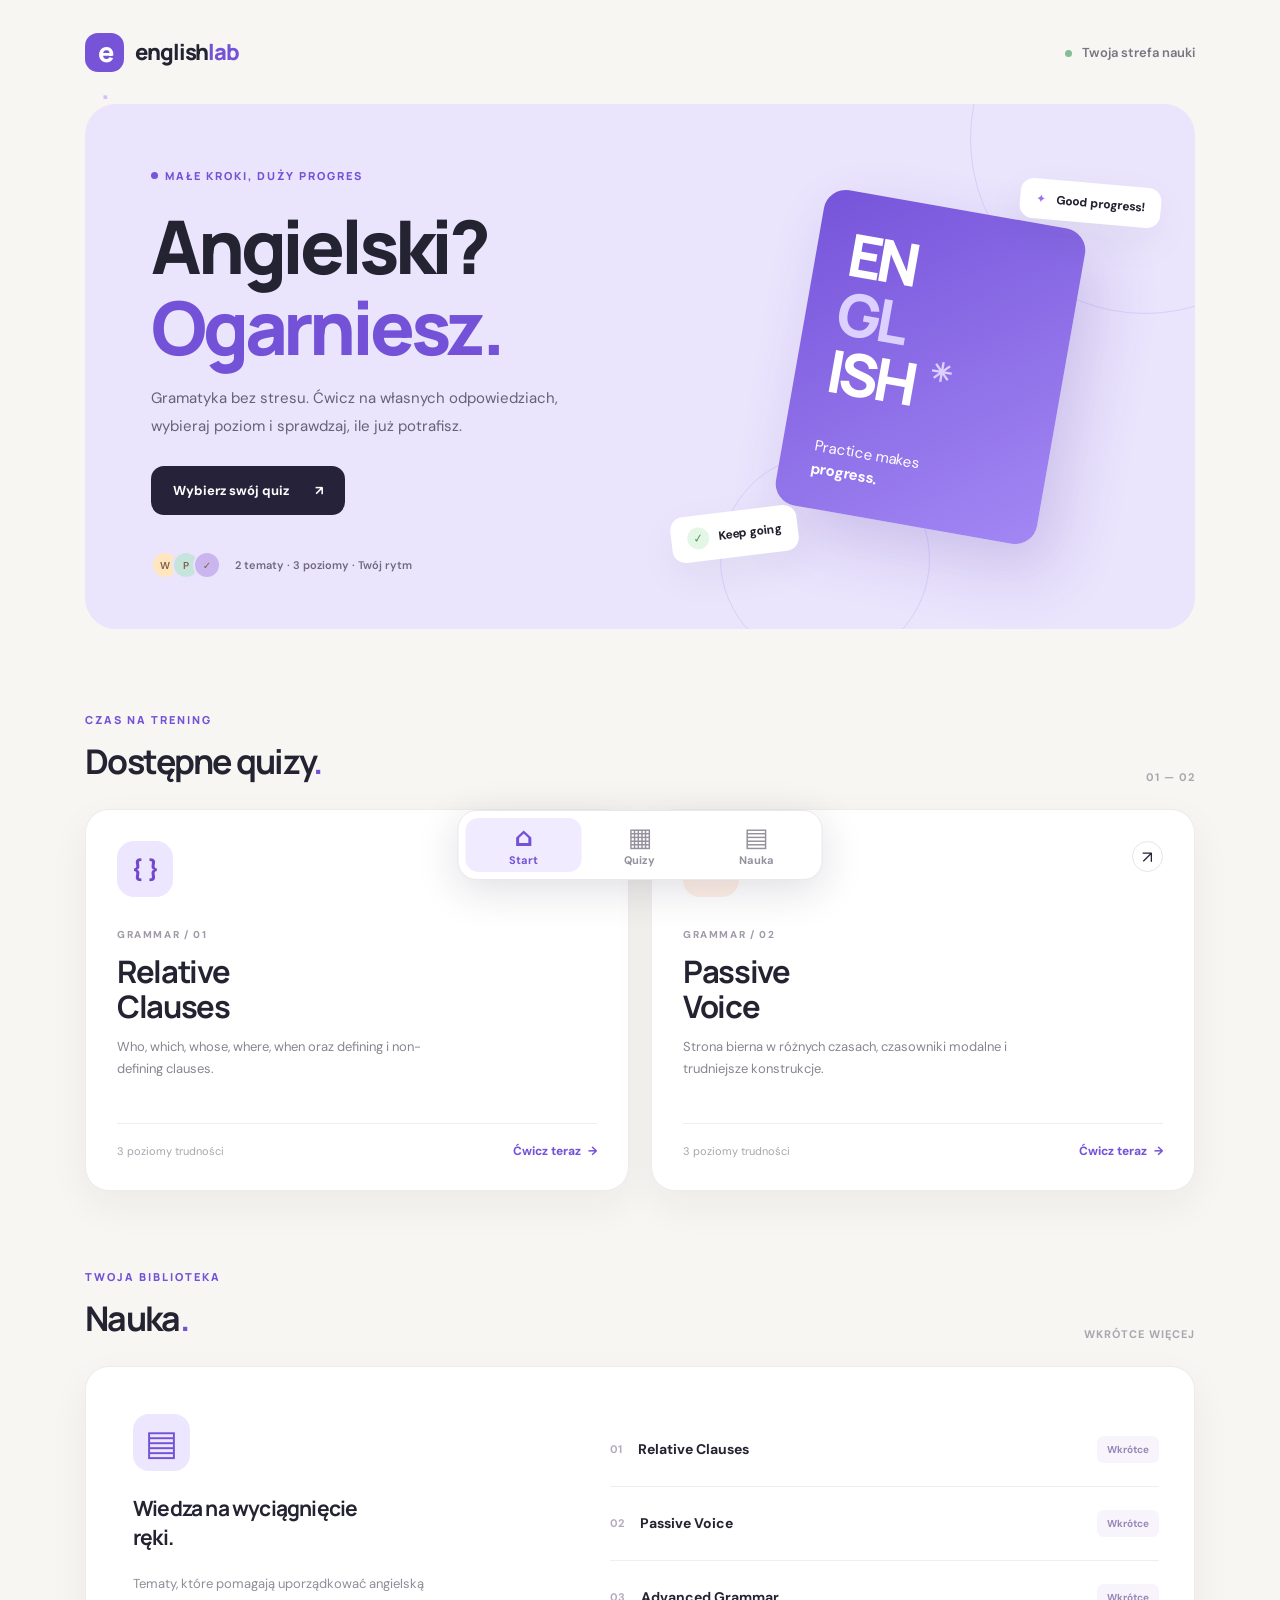
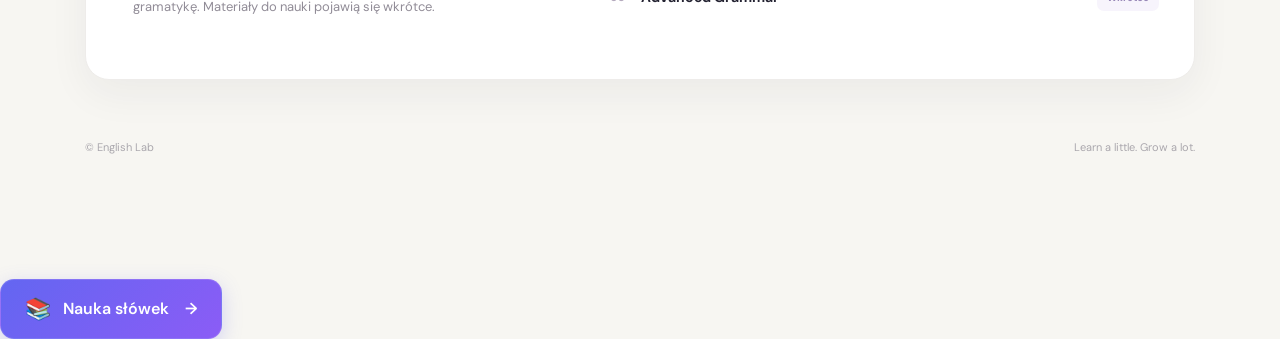
<file: index.html>
<!doctype html>
<html lang="pl">
<head>
  <meta charset="utf-8"><meta name="viewport" content="width=device-width, initial-scale=1">
  <meta name="theme-color" content="#f7f6f2"><meta name="description" content="English Lab — krótkie, skuteczne treningi angielskiej gramatyki.">
  <title>English Lab — Angielski? Ogarniesz.</title><link rel="stylesheet" href="style.css">
</head>
<body>
<div class="app-shell">
  <header class="topbar"><a class="brand" href="index.html" aria-label="English Lab — strona główna"><span class="brand-symbol">e<span>.</span></span><span>english<span class="brand-light">lab</span></span></a><span class="top-note"><span class="status-dot"></span> Twoja strefa nauki</span></header>
  <main>
    <section class="hero" aria-labelledby="hero-title"><div class="hero-content"><div class="eyebrow"><span class="eyebrow-dot"></span> MAŁE KROKI, DUŻY PROGRES</div><h1 id="hero-title">Angielski?<br><em>Ogarniesz.</em></h1><p>Gramatyka bez stresu. Ćwicz na własnych odpowiedziach, wybieraj poziom i sprawdzaj, ile już potrafisz.</p><a class="button button-dark" href="#quizy">Wybierz swój quiz <span aria-hidden="true">↗</span></a><div class="hero-foot"><div class="avatar-stack" aria-hidden="true"><span>W</span><span>P</span><span>✓</span></div><span>2 tematy · 3 poziomy · Twój rytm</span></div></div><div class="hero-art" aria-hidden="true"><div class="float-label float-label-top"><span class="mini-icon">✦</span> Good progress!</div><div class="art-plate"><div class="art-lines">EN<br><span>GL</span><br>ISH<span class="art-star">✳</span></div><div class="art-caption">Practice makes<br><strong>progress.</strong></div></div><div class="float-label float-label-bottom"><span class="tick-circle">✓</span> Keep going</div><div class="art-orbit orbit-one"></div><div class="art-orbit orbit-two"></div></div></section>
    <section id="quizy" class="content-section"><div class="section-heading"><div><span class="overline">CZAS NA TRENING</span><h2>Dostępne quizy<span class="purple-period">.</span></h2></div><span class="section-count">01 — 02</span></div><div class="quiz-grid"><a href="quiz1.html" class="quiz-tile"><div class="tile-top"><span class="tile-icon lavender">{ }</span><span class="tile-arrow">↗</span></div><span class="tile-category">GRAMMAR / 01</span><h3>Relative<br>Clauses</h3><p>Who, which, whose, where, when oraz defining i non-defining clauses.</p><div class="tile-bottom"><span>3 poziomy trudności</span><span class="tile-pill">Ćwicz teraz <span aria-hidden="true">→</span></span></div></a><a href="quiz2.html" class="quiz-tile"><div class="tile-top"><span class="tile-icon peach">Aa</span><span class="tile-arrow">↗</span></div><span class="tile-category">GRAMMAR / 02</span><h3>Passive<br>Voice</h3><p>Strona bierna w różnych czasach, czasowniki modalne i trudniejsze konstrukcje.</p><div class="tile-bottom"><span>3 poziomy trudności</span><span class="tile-pill">Ćwicz teraz <span aria-hidden="true">→</span></span></div></a></div></section>
    <section id="nauka" class="content-section learning"><div class="section-heading"><div><span class="overline">TWOJA BIBLIOTEKA</span><h2>Nauka<span class="purple-period">.</span></h2></div><span class="section-count">WKRÓTCE WIĘCEJ</span></div><div class="learning-panel"><div class="learning-intro"><div class="book-icon" aria-hidden="true">▤</div><h3>Wiedza na wyciągnięcie ręki.</h3><p>Tematy, które pomagają uporządkować angielską gramatykę. Materiały do nauki pojawią się wkrótce.</p></div><div class="learning-list" aria-label="Planowane działy nauki"><div class="learning-item"><span class="learning-number">01</span><span>Relative Clauses</span><span class="coming">Wkrótce</span></div><div class="learning-item"><span class="learning-number">02</span><span>Passive Voice</span><span class="coming">Wkrótce</span></div><div class="learning-item"><span class="learning-number">03</span><span>Advanced Grammar</span><span class="coming">Wkrótce</span></div></div></div></section>
  </main>
  <footer class="page-footer">© English Lab <span>Learn a little. Grow a lot.</span></footer>
</div>
  <a href="slowka.html" style="display:inline-flex;align-items:center;gap:12px;padding:15px 24px;border-radius:14px;background:linear-gradient(135deg,#6366f1,#8b5cf6);color:white;text-decoration:none;font-size:16px;font-weight:600;border:1px solid rgba(255,255,255,0.12);box-shadow:0 6px 20px rgba(99,102,241,0.25);transition:all 0.25s ease;">
  <span style="font-size:21px;">📚</span>
  <span>Nauka słówek</span>
  <span style="margin-left:4px;">→</span>
</a>
<nav class="bottom-nav" aria-label="Nawigacja dolna"><a href="index.html" class="nav-link active" aria-current="page"><span class="nav-icon" aria-hidden="true">⌂</span><span>Start</span></a><a href="index.html#quizy" class="nav-link"><span class="nav-icon" aria-hidden="true">▦</span><span>Quizy</span></a><a href="index.html#nauka" class="nav-link"><span class="nav-icon" aria-hidden="true">▤</span><span>Nauka</span></a></nav>
<script src="quiz.js" defer></script>
</body></html>
</file>
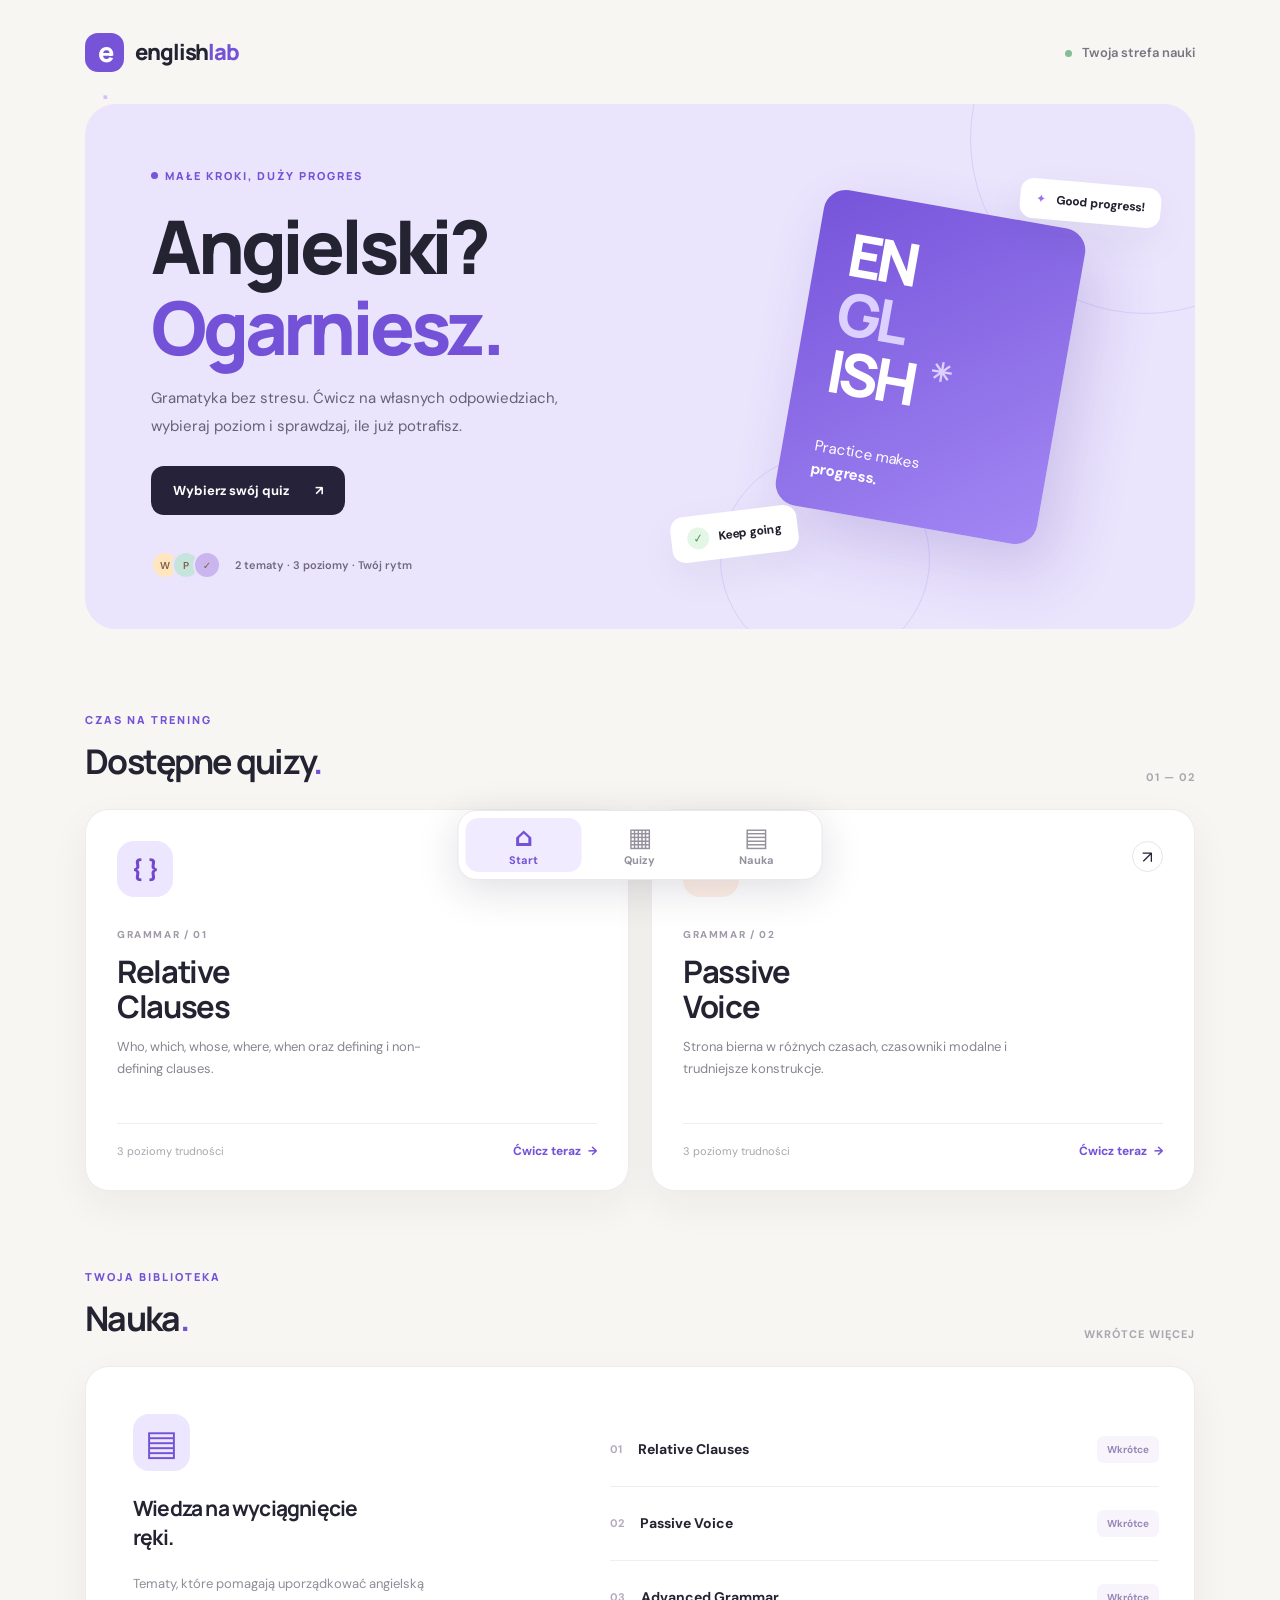
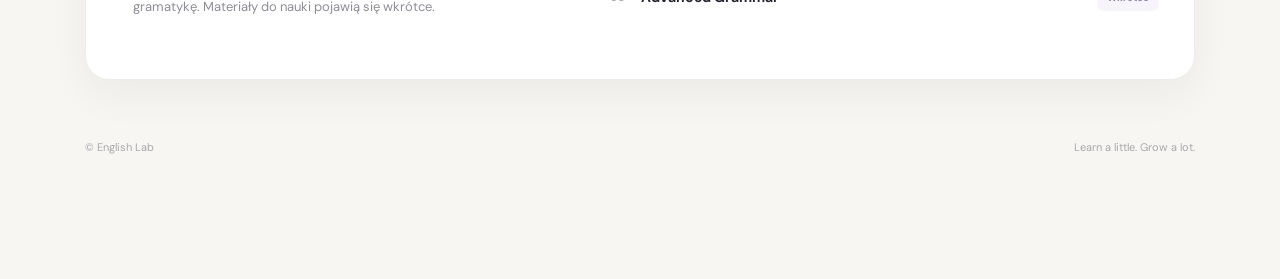
<file: english-lab/index.html>
<!doctype html>
<html lang="pl">
<head>
  <meta charset="utf-8"><meta name="viewport" content="width=device-width, initial-scale=1">
  <meta name="theme-color" content="#f7f6f2"><meta name="description" content="English Lab — krótkie, skuteczne treningi angielskiej gramatyki.">
  <title>English Lab — Angielski? Ogarniesz.</title><link rel="stylesheet" href="style.css">
</head>
<body>
<div class="app-shell">
  <header class="topbar"><a class="brand" href="index.html" aria-label="English Lab — strona główna"><span class="brand-symbol">e<span>.</span></span><span>english<span class="brand-light">lab</span></span></a><span class="top-note"><span class="status-dot"></span> Twoja strefa nauki</span></header>
  <main>
    <section class="hero" aria-labelledby="hero-title"><div class="hero-content"><div class="eyebrow"><span class="eyebrow-dot"></span> MAŁE KROKI, DUŻY PROGRES</div><h1 id="hero-title">Angielski?<br><em>Ogarniesz.</em></h1><p>Gramatyka bez stresu. Ćwicz na własnych odpowiedziach, wybieraj poziom i sprawdzaj, ile już potrafisz.</p><a class="button button-dark" href="#quizy">Wybierz swój quiz <span aria-hidden="true">↗</span></a><div class="hero-foot"><div class="avatar-stack" aria-hidden="true"><span>W</span><span>P</span><span>✓</span></div><span>2 tematy · 3 poziomy · Twój rytm</span></div></div><div class="hero-art" aria-hidden="true"><div class="float-label float-label-top"><span class="mini-icon">✦</span> Good progress!</div><div class="art-plate"><div class="art-lines">EN<br><span>GL</span><br>ISH<span class="art-star">✳</span></div><div class="art-caption">Practice makes<br><strong>progress.</strong></div></div><div class="float-label float-label-bottom"><span class="tick-circle">✓</span> Keep going</div><div class="art-orbit orbit-one"></div><div class="art-orbit orbit-two"></div></div></section>
    <section id="quizy" class="content-section"><div class="section-heading"><div><span class="overline">CZAS NA TRENING</span><h2>Dostępne quizy<span class="purple-period">.</span></h2></div><span class="section-count">01 — 02</span></div><div class="quiz-grid"><a href="quiz1.html" class="quiz-tile"><div class="tile-top"><span class="tile-icon lavender">{ }</span><span class="tile-arrow">↗</span></div><span class="tile-category">GRAMMAR / 01</span><h3>Relative<br>Clauses</h3><p>Who, which, whose, where, when oraz defining i non-defining clauses.</p><div class="tile-bottom"><span>3 poziomy trudności</span><span class="tile-pill">Ćwicz teraz <span aria-hidden="true">→</span></span></div></a><a href="quiz2.html" class="quiz-tile"><div class="tile-top"><span class="tile-icon peach">Aa</span><span class="tile-arrow">↗</span></div><span class="tile-category">GRAMMAR / 02</span><h3>Passive<br>Voice</h3><p>Strona bierna w różnych czasach, czasowniki modalne i trudniejsze konstrukcje.</p><div class="tile-bottom"><span>3 poziomy trudności</span><span class="tile-pill">Ćwicz teraz <span aria-hidden="true">→</span></span></div></a></div></section>
    <section id="nauka" class="content-section learning"><div class="section-heading"><div><span class="overline">TWOJA BIBLIOTEKA</span><h2>Nauka<span class="purple-period">.</span></h2></div><span class="section-count">WKRÓTCE WIĘCEJ</span></div><div class="learning-panel"><div class="learning-intro"><div class="book-icon" aria-hidden="true">▤</div><h3>Wiedza na wyciągnięcie ręki.</h3><p>Tematy, które pomagają uporządkować angielską gramatykę. Materiały do nauki pojawią się wkrótce.</p></div><div class="learning-list" aria-label="Planowane działy nauki"><div class="learning-item"><span class="learning-number">01</span><span>Relative Clauses</span><span class="coming">Wkrótce</span></div><div class="learning-item"><span class="learning-number">02</span><span>Passive Voice</span><span class="coming">Wkrótce</span></div><div class="learning-item"><span class="learning-number">03</span><span>Advanced Grammar</span><span class="coming">Wkrótce</span></div></div></div></section>
  </main>
  <footer class="page-footer">© English Lab <span>Learn a little. Grow a lot.</span></footer>
</div>
<nav class="bottom-nav" aria-label="Nawigacja dolna"><a href="index.html" class="nav-link active" aria-current="page"><span class="nav-icon" aria-hidden="true">⌂</span><span>Start</span></a><a href="index.html#quizy" class="nav-link"><span class="nav-icon" aria-hidden="true">▦</span><span>Quizy</span></a><a href="index.html#nauka" class="nav-link"><span class="nav-icon" aria-hidden="true">▤</span><span>Nauka</span></a></nav>
<script src="quiz.js" defer></script>
</body></html>
</file>
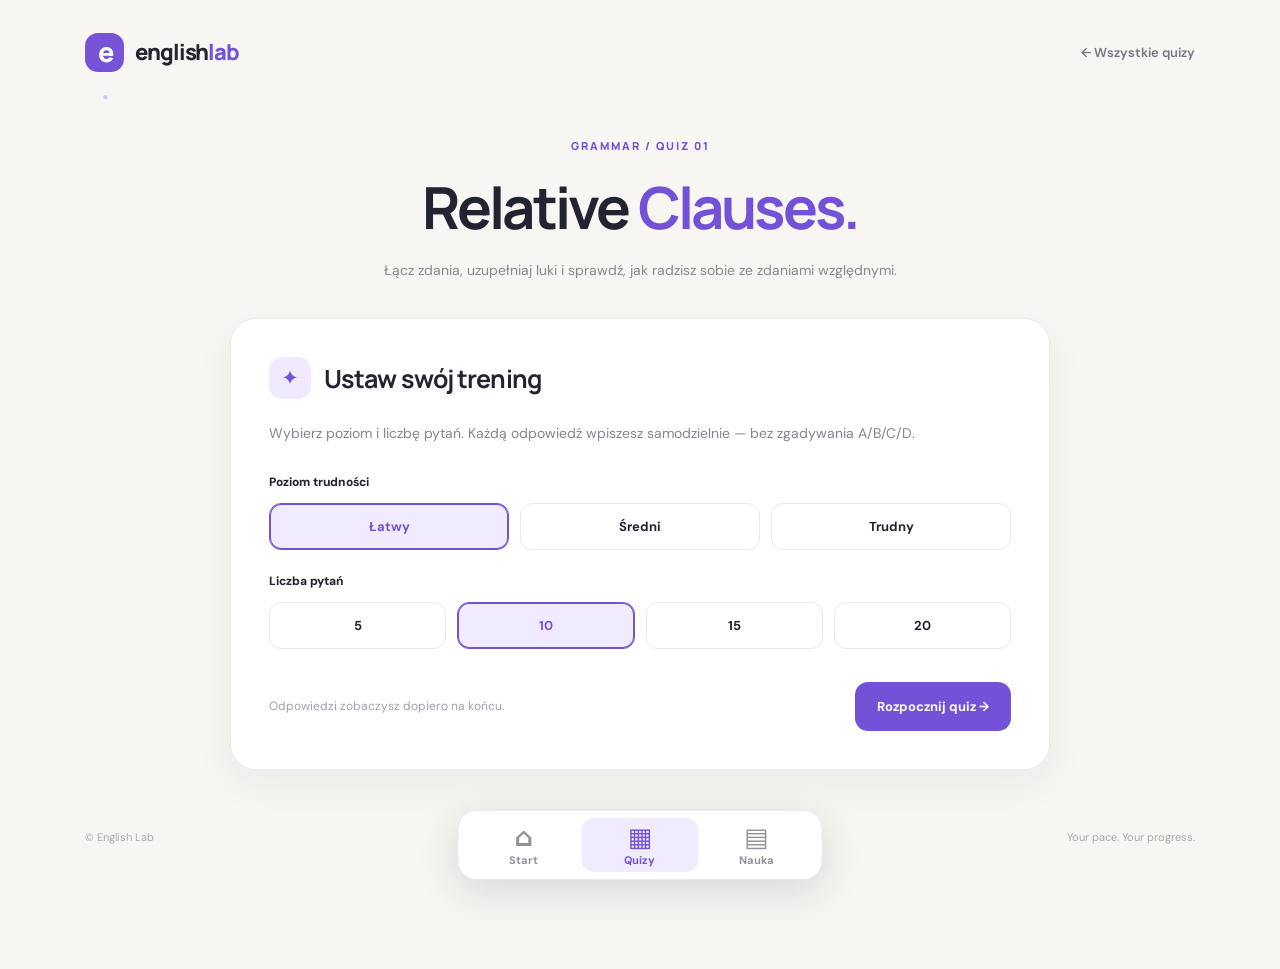
<file: quiz1.html>
<!doctype html><html lang="pl"><head><meta charset="utf-8"><meta name="viewport" content="width=device-width, initial-scale=1"><meta name="theme-color" content="#f7f6f2"><title>Relative Clauses — English Lab</title><link rel="stylesheet" href="style.css"></head><body data-quiz="relative"><div class="app-shell"><header class="topbar"><a class="brand" href="index.html"><span class="brand-symbol">e<span>.</span></span><span>english<span class="brand-light">lab</span></span></a><a class="back-link" href="index.html#quizy">← Wszystkie quizy</a></header><main class="quiz-main"><div class="quiz-intro"><span class="overline">GRAMMAR / QUIZ 01</span><h1>Relative <em>Clauses.</em></h1><p>Łącz zdania, uzupełniaj luki i sprawdź, jak radzisz sobie ze zdaniami względnymi.</p></div><div id="quiz-app" class="quiz-app" aria-live="polite"></div></main><footer class="page-footer">© English Lab <span>Your pace. Your progress.</span></footer></div><nav class="bottom-nav" aria-label="Nawigacja dolna"><a href="index.html" class="nav-link"><span class="nav-icon" aria-hidden="true">⌂</span><span>Start</span></a><a href="index.html#quizy" class="nav-link active" aria-current="page"><span class="nav-icon" aria-hidden="true">▦</span><span>Quizy</span></a><a href="index.html#nauka" class="nav-link"><span class="nav-icon" aria-hidden="true">▤</span><span>Nauka</span></a></nav><script src="quiz.js" defer></script></body></html>
</file>
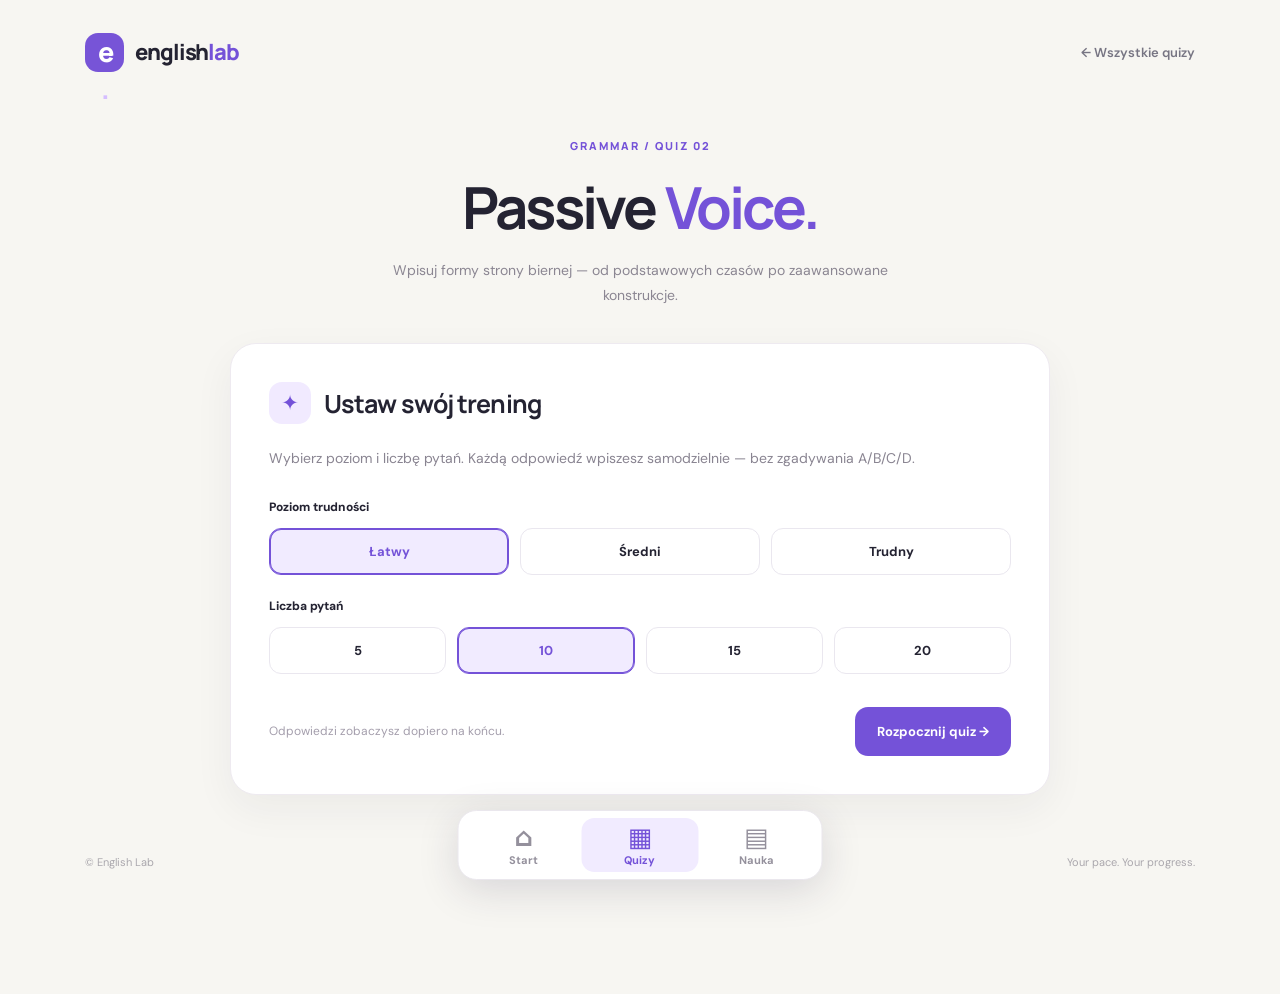
<file: quiz2.html>
<!doctype html><html lang="pl"><head><meta charset="utf-8"><meta name="viewport" content="width=device-width, initial-scale=1"><meta name="theme-color" content="#f7f6f2"><title>Passive Voice — English Lab</title><link rel="stylesheet" href="style.css"></head><body data-quiz="passive"><div class="app-shell"><header class="topbar"><a class="brand" href="index.html"><span class="brand-symbol">e<span>.</span></span><span>english<span class="brand-light">lab</span></span></a><a class="back-link" href="index.html#quizy">← Wszystkie quizy</a></header><main class="quiz-main"><div class="quiz-intro"><span class="overline">GRAMMAR / QUIZ 02</span><h1>Passive <em>Voice.</em></h1><p>Wpisuj formy strony biernej — od podstawowych czasów po zaawansowane konstrukcje.</p></div><div id="quiz-app" class="quiz-app" aria-live="polite"></div></main><footer class="page-footer">© English Lab <span>Your pace. Your progress.</span></footer></div><nav class="bottom-nav" aria-label="Nawigacja dolna"><a href="index.html" class="nav-link"><span class="nav-icon" aria-hidden="true">⌂</span><span>Start</span></a><a href="index.html#quizy" class="nav-link active" aria-current="page"><span class="nav-icon" aria-hidden="true">▦</span><span>Quizy</span></a><a href="index.html#nauka" class="nav-link"><span class="nav-icon" aria-hidden="true">▤</span><span>Nauka</span></a></nav><script src="quiz.js" defer></script></body></html>
</file>
<file: style.css>
@import url('https://fonts.googleapis.com/css2?family=DM+Sans:wght@400;500;600;700&family=Manrope:wght@400;500;600;700;800&display=swap');
:root{--bg:#f7f6f2;--paper:#fff;--ink:#242332;--muted:#777784;--purple:#7452d8;--purple-dark:#6242c2;--line:#e9e7e4;--radius:25px;--shadow:0 14px 40px rgba(33,28,52,.055)}*{box-sizing:border-box}html{scroll-behavior:smooth;scroll-padding-top:24px}body{margin:0;background:var(--bg);color:var(--ink);font-family:'DM Sans',system-ui,-apple-system,sans-serif;-webkit-font-smoothing:antialiased}a{color:inherit;text-decoration:none}button,input{font:inherit}button{cursor:pointer}.app-shell{max-width:1180px;margin:auto;padding:0 35px 125px}.topbar{height:104px;display:flex;align-items:center;justify-content:space-between}.brand{display:inline-flex;align-items:center;gap:11px;font-family:Manrope,sans-serif;font-size:22px;font-weight:800;letter-spacing:-1.1px}.brand-symbol{display:grid;place-items:center;width:39px;height:39px;background:#7754d7;color:#fff;border-radius:13px;letter-spacing:-2px;font-size:27px;padding-bottom:5px}.brand-symbol span{color:#d5beff}.brand-light{color:var(--purple)}.top-note,.back-link{color:#777583;font-size:13px;font-weight:600}.status-dot,.eyebrow-dot{display:inline-block;height:7px;width:7px;border-radius:100%;background:#83be97;margin-right:7px}.hero{min-height:470px;border-radius:31px;overflow:hidden;background:#eae4fd;display:grid;grid-template-columns:1.1fr 1fr;position:relative}.hero-content{padding:64px 0 50px 66px;position:relative;z-index:2}.eyebrow,.overline{font-size:11px;font-weight:800;letter-spacing:2px;color:var(--purple);font-family:Manrope,sans-serif}.eyebrow{display:flex;align-items:center}.eyebrow-dot{background:#7855d8}h1,h2,h3,p{margin-top:0}.hero h1{font-family:Manrope,sans-serif;font-size:clamp(43px,5.8vw,74px);letter-spacing:-4.2px;line-height:1.1;margin:22px 0 17px;font-weight:800}.hero h1 em,.quiz-intro h1 em{font-style:normal;color:var(--purple)}.hero p{line-height:1.85;color:#666079;font-size:15px;max-width:410px;margin-bottom:26px}.button{display:inline-flex;align-items:center;justify-content:center;gap:26px;border:0;border-radius:13px;padding:16px 22px;font-size:13px;font-weight:700;transition:transform .2s,background .2s}.button:hover{transform:translateY(-2px)}.button-dark{color:white;background:#262239}.button-dark:hover{background:#46377c}.button-primary{background:var(--purple);color:white}.button-primary:hover{background:var(--purple-dark)}.button-outline{border:1px solid var(--line);background:white}.button:focus-visible,a:focus-visible,input:focus-visible{outline:3px solid #a994f3;outline-offset:3px}.hero-foot{display:flex;align-items:center;gap:14px;font-size:11px;color:#706882;margin-top:36px;font-weight:600}.avatar-stack{display:flex;padding-left:7px}.avatar-stack span{display:grid;place-items:center;margin-left:-7px;height:28px;width:28px;border:2px solid #eae4fd;background:#ffe6be;border-radius:100%;font-size:10px;color:#7d6048}.avatar-stack span:nth-child(2){background:#c5e5dc}.avatar-stack span:nth-child(3){background:#cbb5ef}.hero-art{position:relative;min-height:470px;display:grid;place-items:center}.art-plate{width:265px;height:320px;background:linear-gradient(145deg,#7654da,#a387f4);transform:rotate(10deg);border-radius:22px;box-shadow:20px 25px 60px rgba(98,69,175,.22);position:relative;padding:32px;color:white;z-index:1}.art-lines{font-family:Manrope,sans-serif;font-size:59px;line-height:1;letter-spacing:-5px;font-weight:800}.art-lines span{color:#dcd0ff}.art-star{font-size:26px;vertical-align:top;margin-left:16px;color:#e7ddff}.art-caption{position:absolute;bottom:28px;font-size:15px;line-height:1.55;letter-spacing:-.2px}.float-label{position:absolute;z-index:3;background:white;padding:12px 16px;border-radius:13px;box-shadow:var(--shadow);font-size:12px;font-weight:800}.float-label-top{top:79px;right:34px;transform:rotate(5deg)}.float-label-bottom{bottom:72px;left:5px;transform:rotate(-7deg)}.mini-icon{color:#9b72ea;margin-right:7px}.tick-circle{display:inline-grid;place-items:center;background:#e4f7e6;color:#519961;width:22px;height:22px;border-radius:50%;margin-right:6px}.art-orbit{position:absolute;width:350px;height:350px;border:1px solid #d9cff9;border-radius:50%;right:-125px;top:-140px}.orbit-two{width:210px;height:210px;right:265px;top:350px}.content-section{margin-top:79px}.section-heading{display:flex;justify-content:space-between;align-items:end;margin-bottom:25px}.section-heading h2{font-family:Manrope,sans-serif;font-size:34px;letter-spacing:-1.7px;margin:9px 0 0}.purple-period{color:var(--purple)}.section-count{font-size:11px;color:#aaa6af;letter-spacing:1px;font-weight:700}.quiz-grid{display:grid;grid-template-columns:repeat(2,minmax(0,1fr));gap:22px}.quiz-tile{background:white;border:1px solid #eeecea;box-shadow:var(--shadow);border-radius:24px;padding:31px;min-height:339px;transition:transform .2s,box-shadow .2s}.quiz-tile:hover{transform:translateY(-5px);box-shadow:0 25px 50px rgba(48,38,72,.11)}.tile-top{display:flex;justify-content:space-between;align-items:start;margin-bottom:25px}.tile-icon{display:grid;place-items:center;width:56px;height:56px;border-radius:17px;font-size:23px;font-weight:800;color:#7148ce}.tile-icon.lavender{background:#ede6ff}.tile-icon.peach{background:#fff0e7;color:#d18764}.tile-arrow{width:31px;height:31px;display:grid;place-items:center;border:1px solid #e7e5e8;border-radius:50%;font-size:17px}.tile-category{font-size:10px;font-weight:800;letter-spacing:1.6px;color:#a19aa9}.quiz-tile h3{font-family:Manrope,sans-serif;font-size:31px;line-height:1.13;letter-spacing:-1.35px;margin:11px 0 12px}.quiz-tile p{max-width:340px;line-height:1.7;color:#898591;font-size:13px;min-height:65px}.tile-bottom{display:flex;align-items:center;justify-content:space-between;border-top:1px solid #f0eef0;margin-top:22px;padding-top:19px;gap:8px;color:#aaa4ae;font-size:11px}.tile-pill{white-space:nowrap;color:var(--purple);font-size:12px;font-weight:800}.tile-pill span{margin-left:4px}.learning{margin-top:74px}.learning-panel{background:white;border:1px solid #eeecea;box-shadow:var(--shadow);border-radius:24px;display:grid;grid-template-columns:.9fr 1.1fr;gap:40px;padding:35px}.learning-intro{padding:12px}.book-icon{width:57px;height:57px;border-radius:16px;background:#ede6ff;color:var(--purple);font-size:35px;display:grid;place-items:center;margin-bottom:23px}.learning-intro h3{font-family:Manrope,sans-serif;font-size:21px;letter-spacing:-.8px;max-width:265px;line-height:1.35}.learning-intro p{font-size:13px;line-height:1.8;color:#918c97;max-width:320px}.learning-list{display:flex;flex-direction:column;justify-content:center}.learning-item{display:flex;align-items:center;gap:16px;border-bottom:1px solid #eeeef0;padding:23px 0;font-weight:700;font-size:14px}.learning-item:last-child{border:0}.learning-number{color:#b4aabd;font-size:11px}.coming{margin-left:auto;background:#f7f4fc;color:#9888b8;border-radius:7px;padding:7px 10px;font-size:10px;font-weight:700}.page-footer{padding:60px 0 0;display:flex;justify-content:space-between;color:#aaa7ad;font-size:11px}.bottom-nav{position:fixed;z-index:30;bottom:20px;left:50%;transform:translateX(-50%);width:min(365px,calc(100% - 30px));height:70px;background:#fff;border:1px solid #eae7ed;box-shadow:0 10px 40px rgba(40,32,68,.15);border-radius:19px;display:flex;padding:7px}.nav-link{display:flex;align-items:center;justify-content:center;flex-direction:column;gap:2px;flex:1;font-size:11px;color:#94909c;font-weight:700;border-radius:13px;transition:background .2s,color .2s}.nav-link:hover,.nav-link.active{background:#f1ebff;color:var(--purple)}.nav-icon{font-size:26px;line-height:1.1}.quiz-main{max-width:820px;margin:24px auto 0}.quiz-intro{text-align:center;margin:30px 0 35px}.quiz-intro h1{font-family:Manrope,sans-serif;font-size:clamp(40px,5.5vw,58px);letter-spacing:-2.8px;margin:12px 0}.quiz-intro p{font-size:14px;line-height:1.8;color:#8b8692;max-width:540px;margin:0 auto}.quiz-app{min-height:400px}.panel{background:white;padding:38px;border:1px solid #eeeaf0;border-radius:26px;box-shadow:var(--shadow)}.panel-heading{display:flex;align-items:center;gap:13px;margin-bottom:22px}.step-icon{display:grid;place-items:center;height:42px;width:42px;background:#f1eaff;color:var(--purple);border-radius:13px;font-size:21px}.panel h2{font-family:Manrope,sans-serif;font-size:25px;letter-spacing:-.9px;margin:0}.panel-description{font-size:14px;color:#898491;line-height:1.75;margin-bottom:28px}.field-label{font-size:12px;font-weight:800;display:block;margin:23px 0 13px}.options{display:flex;gap:11px;flex-wrap:wrap}.option{position:relative;flex:1;min-width:95px}.option input{position:absolute;opacity:0;inset:0;width:100%;height:100%;cursor:pointer}.option span{display:block;border:1px solid #eae7ef;border-radius:12px;padding:14px 10px;text-align:center;font-weight:700;font-size:13px;transition:.2s}.option input:checked+span{border-color:var(--purple);background:#f1ebff;color:var(--purple);box-shadow:inset 0 0 0 1px var(--purple)}.option input:focus-visible+span{outline:3px solid #b39cf5;outline-offset:2px}.config-actions{display:flex;justify-content:space-between;align-items:center;gap:15px;margin-top:33px}.fine-print{font-size:12px;color:#a49eac}.question-top{display:flex;align-items:center;justify-content:space-between;margin-bottom:16px;gap:10px}.question-count{font-size:13px;color:#797485;font-weight:800}.question-count strong{color:var(--purple)}.question-topic{font-size:11px;background:#f4efff;color:var(--purple);border-radius:20px;padding:8px 11px;font-weight:700}.progress-track{background:#eeeaf4;border-radius:20px;height:8px;overflow:hidden;margin-bottom:38px}.progress-fill{height:100%;background:linear-gradient(90deg,#7350d5,#ae8ff4);border-radius:20px;transition:width .3s}.task-kicker{font-size:11px;color:#8d7bb8;font-weight:800;letter-spacing:1.5px;text-transform:uppercase;margin-bottom:12px}.question-prompt{font-family:Manrope,sans-serif;font-size:clamp(21px,3.3vw,30px);font-weight:800;line-height:1.45;letter-spacing:-.65px;white-space:pre-line;overflow-wrap:anywhere;margin-bottom:26px}.answer-label{display:block;font-size:12px;font-weight:800;margin-bottom:10px}.answer-input{width:100%;padding:18px 20px;border:1px solid #ded9e7;background:#fcfbff;border-radius:14px;font-size:16px;color:var(--ink);outline:none;transition:border .2s,box-shadow .2s}.answer-input:focus{border-color:var(--purple);box-shadow:0 0 0 4px #ede6ff}.answer-input::placeholder{color:#bab5c3}.field-error{font-size:12px;min-height:20px;color:#c45466;margin:9px 0 0}.question-actions{display:flex;justify-content:space-between;align-items:center;gap:14px;margin-top:20px}.question-hint{font-size:12px;color:#9a95a1}.result-hero{text-align:center}.result-medal{display:grid;place-items:center;background:#eee7ff;color:var(--purple);width:64px;height:64px;border-radius:21px;font-size:28px;margin:0 auto 19px}.result-hero h2{margin:12px 0 6px;font-size:30px}.score{font-family:Manrope,sans-serif;font-weight:800;font-size:70px;letter-spacing:-5px;line-height:1.2;margin:17px 0 3px}.score span{font-size:27px;color:#a79cb3;letter-spacing:-1px}.result-percentage{font-weight:800;color:var(--purple);margin-bottom:12px}.result-comment{font-size:14px;color:#8b8692;line-height:1.7}.result-actions{display:flex;gap:12px;justify-content:center;flex-wrap:wrap;margin:27px 0}.review-heading{margin:38px 0 17px;font-size:22px;font-family:Manrope,sans-serif;letter-spacing:-.6px}.review-list{display:grid;gap:12px}.review-item{background:#fff;border:1px solid #eeeaf0;border-radius:18px;padding:22px 23px}.review-top{display:flex;gap:12px;align-items:center;justify-content:space-between;margin-bottom:13px}.review-number{font-size:11px;color:#928b9b;font-weight:800}.verdict{font-size:11px;font-weight:800;border-radius:8px;padding:7px 10px}.verdict.good{color:#278352;background:#e9f7ee}.verdict.bad{color:#bf5161;background:#fff0f0}.review-question{font-size:14px;line-height:1.65;font-weight:700;white-space:pre-line;overflow-wrap:anywhere}.review-answer{font-size:13px;color:#746f7c;line-height:1.8;overflow-wrap:anywhere}.review-answer strong{color:#38323e}.review-answer.correct strong{color:#288452}.review-answer.incorrect strong{color:#b95768}.result-footer{display:flex;justify-content:center;margin-top:28px}@media(max-width:800px){.hero{grid-template-columns:1fr 0.75fr}.hero-content{padding:55px 0 43px 42px}.hero h1{letter-spacing:-2.7px}.art-plate{width:210px;height:260px;padding:25px}.art-lines{font-size:46px}.float-label-top{right:6px}.learning-panel{gap:15px;padding:24px}}@media(max-width:600px){.app-shell{padding:0 18px 117px}.topbar{height:75px}.brand{font-size:19px}.brand-symbol{width:35px;height:35px}.top-note{font-size:0}.top-note .status-dot{height:8px;width:8px}.hero{display:block;min-height:0}.hero-content{padding:43px 29px 30px}.hero h1{font-size:53px;letter-spacing:-3px}.hero p{font-size:13px}.hero-foot{margin-top:23px}.hero-art{min-height:270px;overflow:hidden}.art-plate{width:170px;height:210px;transform:rotate(8deg);padding:20px}.art-lines{font-size:38px;letter-spacing:-2px}.art-caption{font-size:12px;bottom:20px}.float-label{font-size:10px;padding:9px 10px}.float-label-top{right:25px;top:30px}.float-label-bottom{left:25px;bottom:30px}.content-section{margin-top:60px}.section-heading h2{font-size:28px}.section-count{font-size:9px}.quiz-grid{grid-template-columns:1fr;gap:16px}.quiz-tile{min-height:0;padding:26px}.quiz-tile h3{font-size:29px}.quiz-tile p{min-height:0}.tile-top{margin-bottom:17px}.learning-panel{display:block;padding:22px}.learning-intro{padding:6px}.learning-item{padding:18px 0;font-size:12px;gap:10px}.coming{font-size:9px}.page-footer{padding-top:48px}.page-footer span{display:none}.quiz-main{margin:16px auto 0}.quiz-intro{margin:18px 0 26px}.quiz-intro h1{font-size:42px;letter-spacing:-2px}.quiz-intro p{font-size:13px}.panel{padding:24px 19px;border-radius:21px}.panel h2{font-size:22px}.option{min-width:75px}.option span{padding:13px 5px;font-size:12px}.config-actions,.question-actions{flex-direction:column;align-items:stretch}.fine-print,.question-hint{text-align:center}.question-prompt{font-size:22px}.score{font-size:60px}.result-actions .button{flex:1}.review-item{padding:19px}.back-link{font-size:11px}}@media(prefers-reduced-motion:reduce){*,*:before,*:after{scroll-behavior:auto!important;transition:none!important}}
</file>
<file: english-lab/style.css>
@import url('https://fonts.googleapis.com/css2?family=DM+Sans:wght@400;500;600;700&family=Manrope:wght@400;500;600;700;800&display=swap');
:root{--bg:#f7f6f2;--paper:#fff;--ink:#242332;--muted:#777784;--purple:#7452d8;--purple-dark:#6242c2;--line:#e9e7e4;--radius:25px;--shadow:0 14px 40px rgba(33,28,52,.055)}*{box-sizing:border-box}html{scroll-behavior:smooth;scroll-padding-top:24px}body{margin:0;background:var(--bg);color:var(--ink);font-family:'DM Sans',system-ui,-apple-system,sans-serif;-webkit-font-smoothing:antialiased}a{color:inherit;text-decoration:none}button,input{font:inherit}button{cursor:pointer}.app-shell{max-width:1180px;margin:auto;padding:0 35px 125px}.topbar{height:104px;display:flex;align-items:center;justify-content:space-between}.brand{display:inline-flex;align-items:center;gap:11px;font-family:Manrope,sans-serif;font-size:22px;font-weight:800;letter-spacing:-1.1px}.brand-symbol{display:grid;place-items:center;width:39px;height:39px;background:#7754d7;color:#fff;border-radius:13px;letter-spacing:-2px;font-size:27px;padding-bottom:5px}.brand-symbol span{color:#d5beff}.brand-light{color:var(--purple)}.top-note,.back-link{color:#777583;font-size:13px;font-weight:600}.status-dot,.eyebrow-dot{display:inline-block;height:7px;width:7px;border-radius:100%;background:#83be97;margin-right:7px}.hero{min-height:470px;border-radius:31px;overflow:hidden;background:#eae4fd;display:grid;grid-template-columns:1.1fr 1fr;position:relative}.hero-content{padding:64px 0 50px 66px;position:relative;z-index:2}.eyebrow,.overline{font-size:11px;font-weight:800;letter-spacing:2px;color:var(--purple);font-family:Manrope,sans-serif}.eyebrow{display:flex;align-items:center}.eyebrow-dot{background:#7855d8}h1,h2,h3,p{margin-top:0}.hero h1{font-family:Manrope,sans-serif;font-size:clamp(43px,5.8vw,74px);letter-spacing:-4.2px;line-height:1.1;margin:22px 0 17px;font-weight:800}.hero h1 em,.quiz-intro h1 em{font-style:normal;color:var(--purple)}.hero p{line-height:1.85;color:#666079;font-size:15px;max-width:410px;margin-bottom:26px}.button{display:inline-flex;align-items:center;justify-content:center;gap:26px;border:0;border-radius:13px;padding:16px 22px;font-size:13px;font-weight:700;transition:transform .2s,background .2s}.button:hover{transform:translateY(-2px)}.button-dark{color:white;background:#262239}.button-dark:hover{background:#46377c}.button-primary{background:var(--purple);color:white}.button-primary:hover{background:var(--purple-dark)}.button-outline{border:1px solid var(--line);background:white}.button:focus-visible,a:focus-visible,input:focus-visible{outline:3px solid #a994f3;outline-offset:3px}.hero-foot{display:flex;align-items:center;gap:14px;font-size:11px;color:#706882;margin-top:36px;font-weight:600}.avatar-stack{display:flex;padding-left:7px}.avatar-stack span{display:grid;place-items:center;margin-left:-7px;height:28px;width:28px;border:2px solid #eae4fd;background:#ffe6be;border-radius:100%;font-size:10px;color:#7d6048}.avatar-stack span:nth-child(2){background:#c5e5dc}.avatar-stack span:nth-child(3){background:#cbb5ef}.hero-art{position:relative;min-height:470px;display:grid;place-items:center}.art-plate{width:265px;height:320px;background:linear-gradient(145deg,#7654da,#a387f4);transform:rotate(10deg);border-radius:22px;box-shadow:20px 25px 60px rgba(98,69,175,.22);position:relative;padding:32px;color:white;z-index:1}.art-lines{font-family:Manrope,sans-serif;font-size:59px;line-height:1;letter-spacing:-5px;font-weight:800}.art-lines span{color:#dcd0ff}.art-star{font-size:26px;vertical-align:top;margin-left:16px;color:#e7ddff}.art-caption{position:absolute;bottom:28px;font-size:15px;line-height:1.55;letter-spacing:-.2px}.float-label{position:absolute;z-index:3;background:white;padding:12px 16px;border-radius:13px;box-shadow:var(--shadow);font-size:12px;font-weight:800}.float-label-top{top:79px;right:34px;transform:rotate(5deg)}.float-label-bottom{bottom:72px;left:5px;transform:rotate(-7deg)}.mini-icon{color:#9b72ea;margin-right:7px}.tick-circle{display:inline-grid;place-items:center;background:#e4f7e6;color:#519961;width:22px;height:22px;border-radius:50%;margin-right:6px}.art-orbit{position:absolute;width:350px;height:350px;border:1px solid #d9cff9;border-radius:50%;right:-125px;top:-140px}.orbit-two{width:210px;height:210px;right:265px;top:350px}.content-section{margin-top:79px}.section-heading{display:flex;justify-content:space-between;align-items:end;margin-bottom:25px}.section-heading h2{font-family:Manrope,sans-serif;font-size:34px;letter-spacing:-1.7px;margin:9px 0 0}.purple-period{color:var(--purple)}.section-count{font-size:11px;color:#aaa6af;letter-spacing:1px;font-weight:700}.quiz-grid{display:grid;grid-template-columns:repeat(2,minmax(0,1fr));gap:22px}.quiz-tile{background:white;border:1px solid #eeecea;box-shadow:var(--shadow);border-radius:24px;padding:31px;min-height:339px;transition:transform .2s,box-shadow .2s}.quiz-tile:hover{transform:translateY(-5px);box-shadow:0 25px 50px rgba(48,38,72,.11)}.tile-top{display:flex;justify-content:space-between;align-items:start;margin-bottom:25px}.tile-icon{display:grid;place-items:center;width:56px;height:56px;border-radius:17px;font-size:23px;font-weight:800;color:#7148ce}.tile-icon.lavender{background:#ede6ff}.tile-icon.peach{background:#fff0e7;color:#d18764}.tile-arrow{width:31px;height:31px;display:grid;place-items:center;border:1px solid #e7e5e8;border-radius:50%;font-size:17px}.tile-category{font-size:10px;font-weight:800;letter-spacing:1.6px;color:#a19aa9}.quiz-tile h3{font-family:Manrope,sans-serif;font-size:31px;line-height:1.13;letter-spacing:-1.35px;margin:11px 0 12px}.quiz-tile p{max-width:340px;line-height:1.7;color:#898591;font-size:13px;min-height:65px}.tile-bottom{display:flex;align-items:center;justify-content:space-between;border-top:1px solid #f0eef0;margin-top:22px;padding-top:19px;gap:8px;color:#aaa4ae;font-size:11px}.tile-pill{white-space:nowrap;color:var(--purple);font-size:12px;font-weight:800}.tile-pill span{margin-left:4px}.learning{margin-top:74px}.learning-panel{background:white;border:1px solid #eeecea;box-shadow:var(--shadow);border-radius:24px;display:grid;grid-template-columns:.9fr 1.1fr;gap:40px;padding:35px}.learning-intro{padding:12px}.book-icon{width:57px;height:57px;border-radius:16px;background:#ede6ff;color:var(--purple);font-size:35px;display:grid;place-items:center;margin-bottom:23px}.learning-intro h3{font-family:Manrope,sans-serif;font-size:21px;letter-spacing:-.8px;max-width:265px;line-height:1.35}.learning-intro p{font-size:13px;line-height:1.8;color:#918c97;max-width:320px}.learning-list{display:flex;flex-direction:column;justify-content:center}.learning-item{display:flex;align-items:center;gap:16px;border-bottom:1px solid #eeeef0;padding:23px 0;font-weight:700;font-size:14px}.learning-item:last-child{border:0}.learning-number{color:#b4aabd;font-size:11px}.coming{margin-left:auto;background:#f7f4fc;color:#9888b8;border-radius:7px;padding:7px 10px;font-size:10px;font-weight:700}.page-footer{padding:60px 0 0;display:flex;justify-content:space-between;color:#aaa7ad;font-size:11px}.bottom-nav{position:fixed;z-index:30;bottom:20px;left:50%;transform:translateX(-50%);width:min(365px,calc(100% - 30px));height:70px;background:#fff;border:1px solid #eae7ed;box-shadow:0 10px 40px rgba(40,32,68,.15);border-radius:19px;display:flex;padding:7px}.nav-link{display:flex;align-items:center;justify-content:center;flex-direction:column;gap:2px;flex:1;font-size:11px;color:#94909c;font-weight:700;border-radius:13px;transition:background .2s,color .2s}.nav-link:hover,.nav-link.active{background:#f1ebff;color:var(--purple)}.nav-icon{font-size:26px;line-height:1.1}.quiz-main{max-width:820px;margin:24px auto 0}.quiz-intro{text-align:center;margin:30px 0 35px}.quiz-intro h1{font-family:Manrope,sans-serif;font-size:clamp(40px,5.5vw,58px);letter-spacing:-2.8px;margin:12px 0}.quiz-intro p{font-size:14px;line-height:1.8;color:#8b8692;max-width:540px;margin:0 auto}.quiz-app{min-height:400px}.panel{background:white;padding:38px;border:1px solid #eeeaf0;border-radius:26px;box-shadow:var(--shadow)}.panel-heading{display:flex;align-items:center;gap:13px;margin-bottom:22px}.step-icon{display:grid;place-items:center;height:42px;width:42px;background:#f1eaff;color:var(--purple);border-radius:13px;font-size:21px}.panel h2{font-family:Manrope,sans-serif;font-size:25px;letter-spacing:-.9px;margin:0}.panel-description{font-size:14px;color:#898491;line-height:1.75;margin-bottom:28px}.field-label{font-size:12px;font-weight:800;display:block;margin:23px 0 13px}.options{display:flex;gap:11px;flex-wrap:wrap}.option{position:relative;flex:1;min-width:95px}.option input{position:absolute;opacity:0;inset:0;width:100%;height:100%;cursor:pointer}.option span{display:block;border:1px solid #eae7ef;border-radius:12px;padding:14px 10px;text-align:center;font-weight:700;font-size:13px;transition:.2s}.option input:checked+span{border-color:var(--purple);background:#f1ebff;color:var(--purple);box-shadow:inset 0 0 0 1px var(--purple)}.option input:focus-visible+span{outline:3px solid #b39cf5;outline-offset:2px}.config-actions{display:flex;justify-content:space-between;align-items:center;gap:15px;margin-top:33px}.fine-print{font-size:12px;color:#a49eac}.question-top{display:flex;align-items:center;justify-content:space-between;margin-bottom:16px;gap:10px}.question-count{font-size:13px;color:#797485;font-weight:800}.question-count strong{color:var(--purple)}.question-topic{font-size:11px;background:#f4efff;color:var(--purple);border-radius:20px;padding:8px 11px;font-weight:700}.progress-track{background:#eeeaf4;border-radius:20px;height:8px;overflow:hidden;margin-bottom:38px}.progress-fill{height:100%;background:linear-gradient(90deg,#7350d5,#ae8ff4);border-radius:20px;transition:width .3s}.task-kicker{font-size:11px;color:#8d7bb8;font-weight:800;letter-spacing:1.5px;text-transform:uppercase;margin-bottom:12px}.question-prompt{font-family:Manrope,sans-serif;font-size:clamp(21px,3.3vw,30px);font-weight:800;line-height:1.45;letter-spacing:-.65px;white-space:pre-line;overflow-wrap:anywhere;margin-bottom:26px}.answer-label{display:block;font-size:12px;font-weight:800;margin-bottom:10px}.answer-input{width:100%;padding:18px 20px;border:1px solid #ded9e7;background:#fcfbff;border-radius:14px;font-size:16px;color:var(--ink);outline:none;transition:border .2s,box-shadow .2s}.answer-input:focus{border-color:var(--purple);box-shadow:0 0 0 4px #ede6ff}.answer-input::placeholder{color:#bab5c3}.field-error{font-size:12px;min-height:20px;color:#c45466;margin:9px 0 0}.question-actions{display:flex;justify-content:space-between;align-items:center;gap:14px;margin-top:20px}.question-hint{font-size:12px;color:#9a95a1}.result-hero{text-align:center}.result-medal{display:grid;place-items:center;background:#eee7ff;color:var(--purple);width:64px;height:64px;border-radius:21px;font-size:28px;margin:0 auto 19px}.result-hero h2{margin:12px 0 6px;font-size:30px}.score{font-family:Manrope,sans-serif;font-weight:800;font-size:70px;letter-spacing:-5px;line-height:1.2;margin:17px 0 3px}.score span{font-size:27px;color:#a79cb3;letter-spacing:-1px}.result-percentage{font-weight:800;color:var(--purple);margin-bottom:12px}.result-comment{font-size:14px;color:#8b8692;line-height:1.7}.result-actions{display:flex;gap:12px;justify-content:center;flex-wrap:wrap;margin:27px 0}.review-heading{margin:38px 0 17px;font-size:22px;font-family:Manrope,sans-serif;letter-spacing:-.6px}.review-list{display:grid;gap:12px}.review-item{background:#fff;border:1px solid #eeeaf0;border-radius:18px;padding:22px 23px}.review-top{display:flex;gap:12px;align-items:center;justify-content:space-between;margin-bottom:13px}.review-number{font-size:11px;color:#928b9b;font-weight:800}.verdict{font-size:11px;font-weight:800;border-radius:8px;padding:7px 10px}.verdict.good{color:#278352;background:#e9f7ee}.verdict.bad{color:#bf5161;background:#fff0f0}.review-question{font-size:14px;line-height:1.65;font-weight:700;white-space:pre-line;overflow-wrap:anywhere}.review-answer{font-size:13px;color:#746f7c;line-height:1.8;overflow-wrap:anywhere}.review-answer strong{color:#38323e}.review-answer.correct strong{color:#288452}.review-answer.incorrect strong{color:#b95768}.result-footer{display:flex;justify-content:center;margin-top:28px}@media(max-width:800px){.hero{grid-template-columns:1fr 0.75fr}.hero-content{padding:55px 0 43px 42px}.hero h1{letter-spacing:-2.7px}.art-plate{width:210px;height:260px;padding:25px}.art-lines{font-size:46px}.float-label-top{right:6px}.learning-panel{gap:15px;padding:24px}}@media(max-width:600px){.app-shell{padding:0 18px 117px}.topbar{height:75px}.brand{font-size:19px}.brand-symbol{width:35px;height:35px}.top-note{font-size:0}.top-note .status-dot{height:8px;width:8px}.hero{display:block;min-height:0}.hero-content{padding:43px 29px 30px}.hero h1{font-size:53px;letter-spacing:-3px}.hero p{font-size:13px}.hero-foot{margin-top:23px}.hero-art{min-height:270px;overflow:hidden}.art-plate{width:170px;height:210px;transform:rotate(8deg);padding:20px}.art-lines{font-size:38px;letter-spacing:-2px}.art-caption{font-size:12px;bottom:20px}.float-label{font-size:10px;padding:9px 10px}.float-label-top{right:25px;top:30px}.float-label-bottom{left:25px;bottom:30px}.content-section{margin-top:60px}.section-heading h2{font-size:28px}.section-count{font-size:9px}.quiz-grid{grid-template-columns:1fr;gap:16px}.quiz-tile{min-height:0;padding:26px}.quiz-tile h3{font-size:29px}.quiz-tile p{min-height:0}.tile-top{margin-bottom:17px}.learning-panel{display:block;padding:22px}.learning-intro{padding:6px}.learning-item{padding:18px 0;font-size:12px;gap:10px}.coming{font-size:9px}.page-footer{padding-top:48px}.page-footer span{display:none}.quiz-main{margin:16px auto 0}.quiz-intro{margin:18px 0 26px}.quiz-intro h1{font-size:42px;letter-spacing:-2px}.quiz-intro p{font-size:13px}.panel{padding:24px 19px;border-radius:21px}.panel h2{font-size:22px}.option{min-width:75px}.option span{padding:13px 5px;font-size:12px}.config-actions,.question-actions{flex-direction:column;align-items:stretch}.fine-print,.question-hint{text-align:center}.question-prompt{font-size:22px}.score{font-size:60px}.result-actions .button{flex:1}.review-item{padding:19px}.back-link{font-size:11px}}@media(prefers-reduced-motion:reduce){*,*:before,*:after{scroll-behavior:auto!important;transition:none!important}}
</file>
